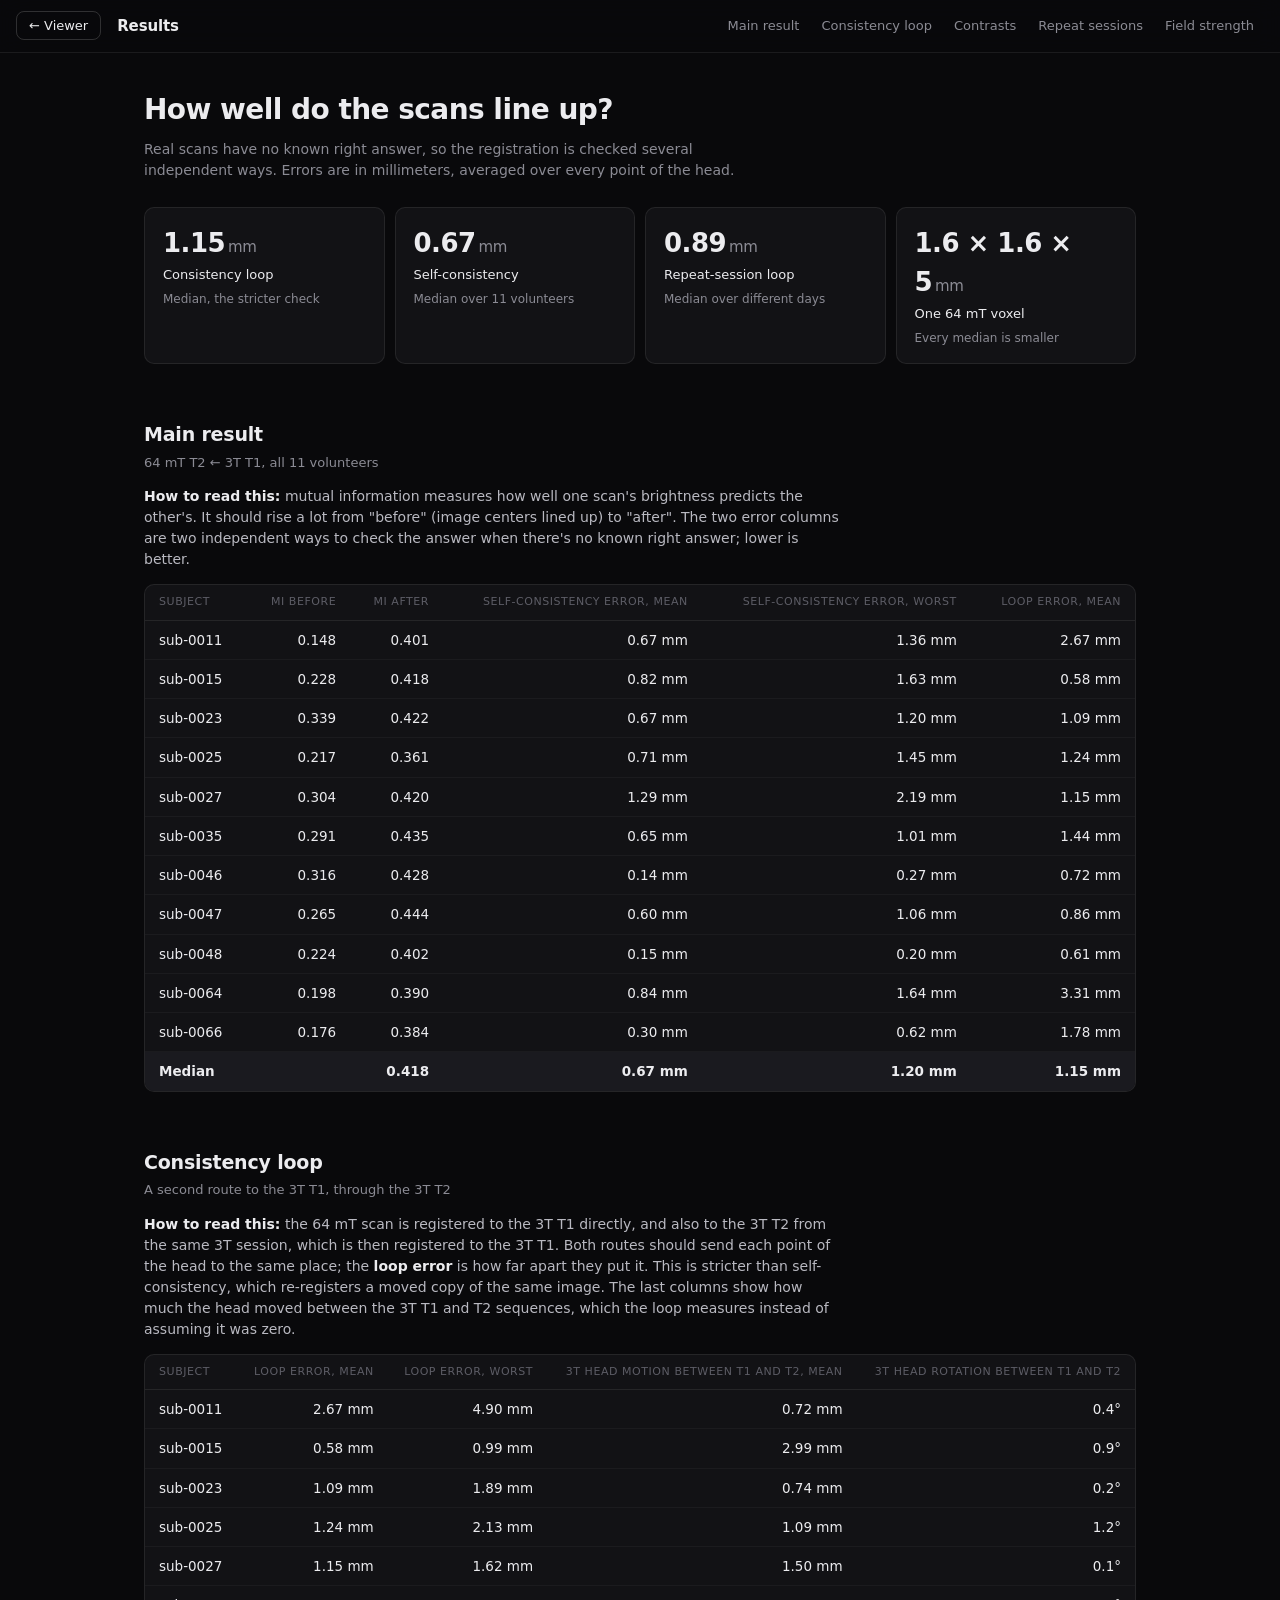
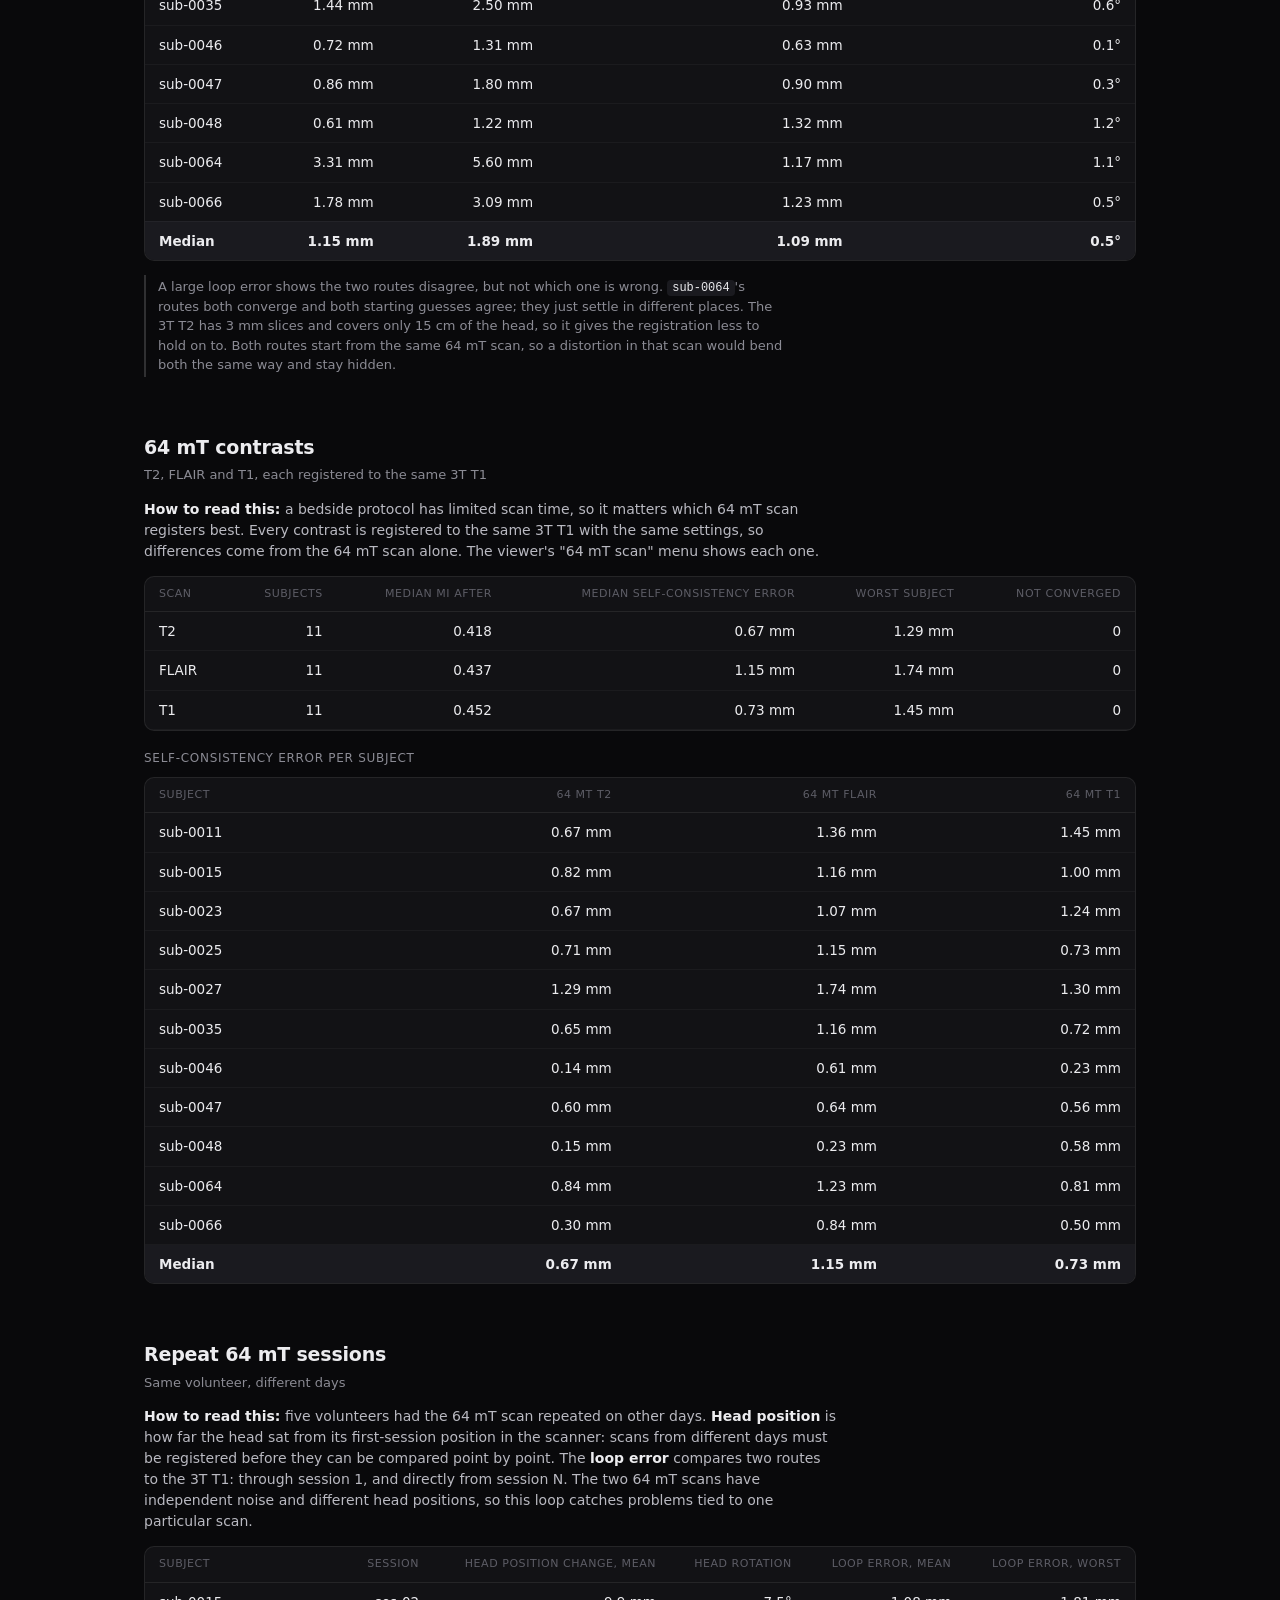
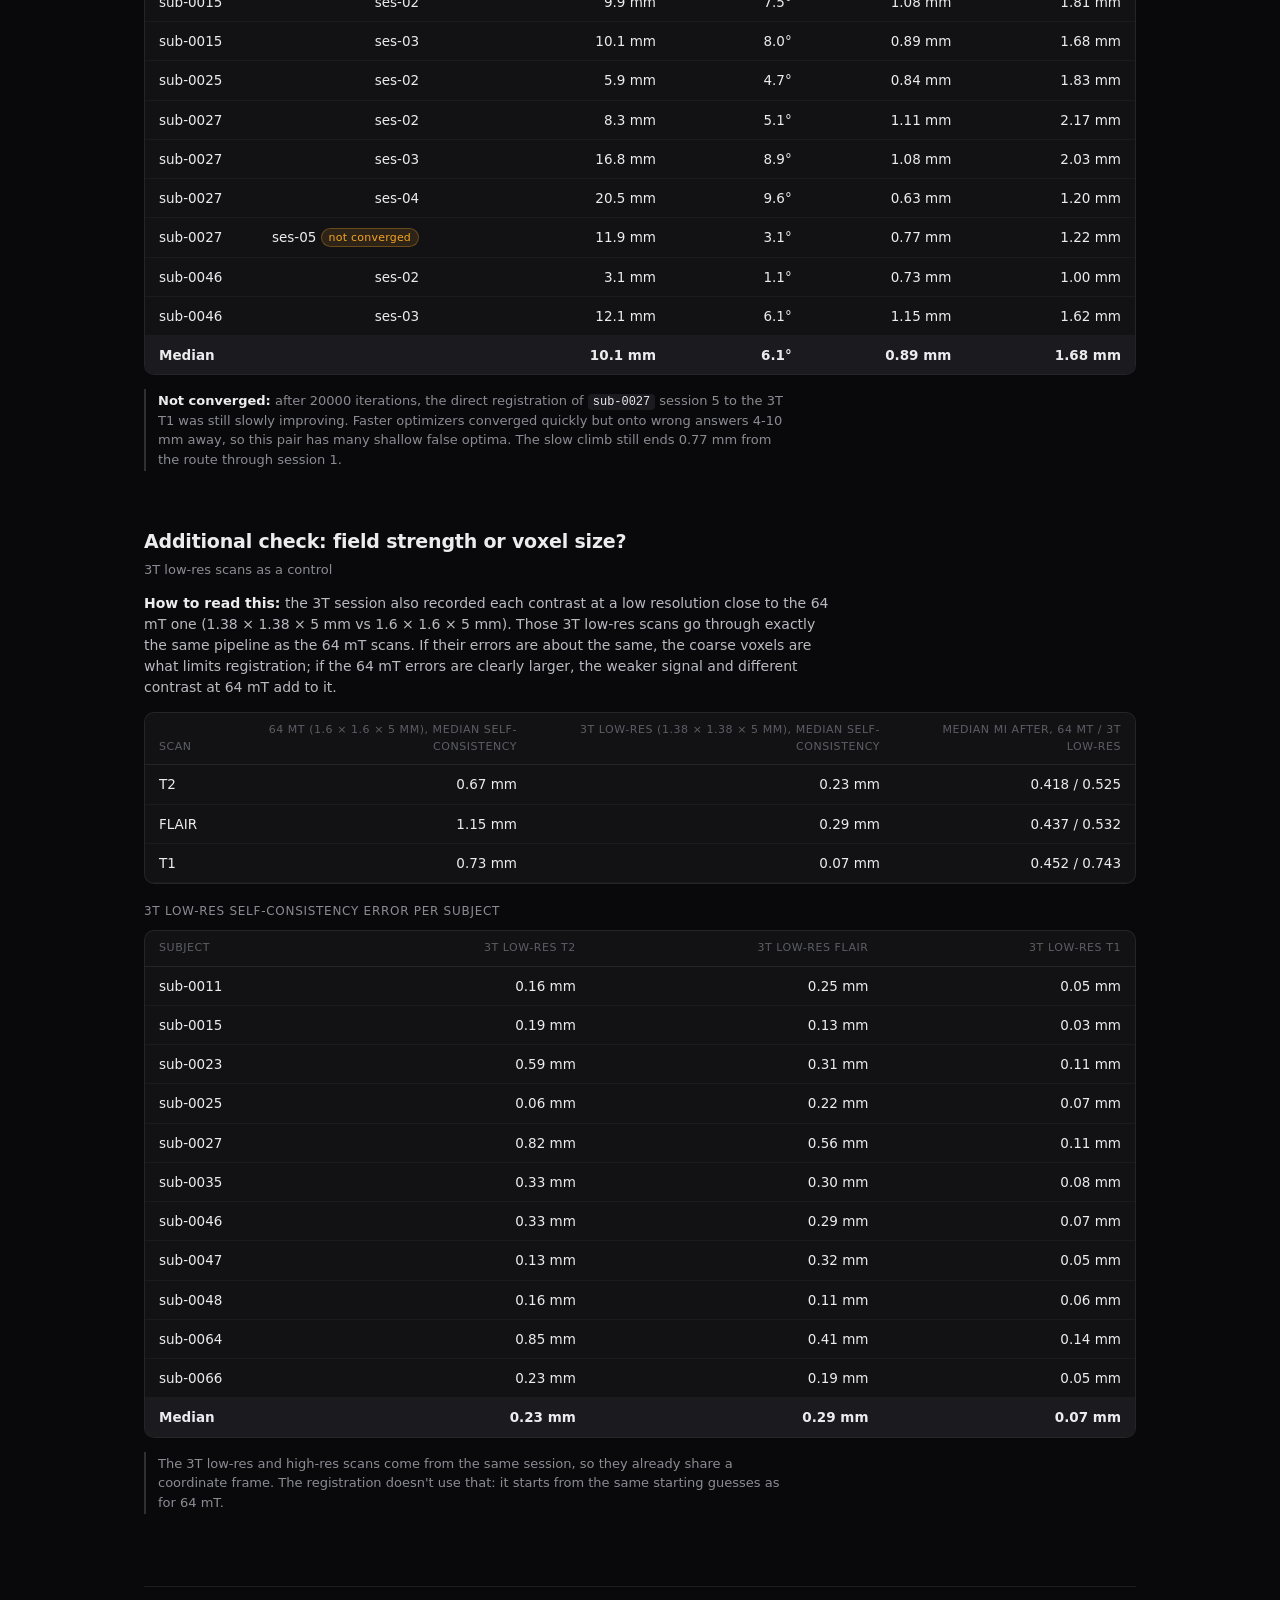
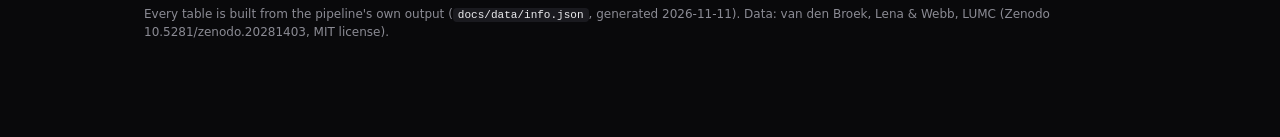
<file: docs/info.html>
<!DOCTYPE html>
<html lang="en">
<head>
<meta charset="utf-8">
<meta name="viewport" content="width=device-width, initial-scale=1">
<title>Results: 64 mT vs 3T MRI registration</title>
<link rel="stylesheet" href="style.css">
<style>
  html { scroll-behavior: smooth; scroll-padding-top: 76px; }
  .topbar { position: sticky; top: 0; z-index: 2; }
  nav { display: flex; flex-wrap: wrap; gap: 2px; }
  nav a { font-size: 13px; color: var(--muted); text-decoration: none; padding: 6px 10px;
          border-radius: 7px; transition: background 0.15s, color 0.15s; }
  nav a:hover { color: var(--text); background: var(--surface-2); }
  main { max-width: 1040px; margin: 0 auto; padding: 36px 24px 96px; }
  .intro h1 { font-size: 28px; font-weight: 600; letter-spacing: -0.02em; margin: 0 0 8px; }
  .intro p { color: var(--muted); max-width: 72ch; margin: 0; }
  .stats { display: grid; grid-template-columns: repeat(auto-fit, minmax(200px, 1fr)); gap: 10px;
           margin: 26px 0 8px; }
  .stat { border: 1px solid var(--line); border-radius: var(--radius); background: var(--surface);
          padding: 16px 18px; }
  .stat .value { font-size: 26px; font-weight: 600; letter-spacing: -0.02em;
                 font-variant-numeric: tabular-nums; }
  .stat .value small { font-size: 15px; font-weight: 500; color: var(--muted); margin-left: 3px; }
  .stat .name { font-size: 13px; margin-top: 2px; }
  .stat .hint { font-size: 12px; color: var(--muted); margin-top: 6px; }
  section { margin-top: 56px; }
  section > h2 { font-size: 19px; font-weight: 600; letter-spacing: -0.01em; margin: 0 0 4px; }
  section > .sub { font-size: 13px; color: var(--muted); margin: 0 0 14px; }
  p { max-width: 78ch; }
  .read { color: #b9b9c1; margin: 0 0 14px; }
  .read b { color: var(--text); font-weight: 600; }
  .note { font-size: 13px; color: var(--muted); border-left: 2px solid var(--line-strong);
          padding: 2px 0 2px 12px; margin: 14px 0 0; }
  .note b { color: var(--text); }
  .table-wrap { border: 1px solid var(--line); border-radius: var(--radius); overflow-x: auto;
                background: var(--surface); margin: 10px 0; }
  table { border-collapse: collapse; width: 100%; font-variant-numeric: tabular-nums; font-size: 13.5px; }
  th, td { padding: 9px 14px; text-align: right; white-space: nowrap; }
  th { font-size: 11px; font-weight: 500; letter-spacing: 0.05em; text-transform: uppercase;
       color: var(--faint); vertical-align: bottom; white-space: normal; border-bottom: 1px solid var(--line); }
  td { border-bottom: 1px solid rgba(255, 255, 255, 0.04); }
  th:first-child, td:first-child { text-align: left; }
  tbody tr:hover td { background: rgba(255, 255, 255, 0.025); }
  tr.median td { font-weight: 600; border-top: 1px solid var(--line-strong); border-bottom: 0;
                 background: var(--surface-2); }
  .caption { font-size: 12px; color: var(--muted); margin: 18px 0 0; text-transform: uppercase;
             letter-spacing: 0.06em; }
  .missing { color: var(--muted); font-style: italic; }
  footer.page { margin-top: 72px; padding-top: 18px; border-top: 1px solid var(--line);
                font-size: 12px; color: var(--muted); }
</style>
</head>
<body>
<header class="topbar">
  <a class="btn" href="index.html">← Viewer</a>
  <div class="brand"><b>Results</b><span>All results tables</span></div>
  <div class="spacer"></div>
  <nav>
    <a href="#main">Main result</a>
    <a href="#loop">Consistency loop</a>
    <a href="#contrasts">Contrasts</a>
    <a href="#sessions">Repeat sessions</a>
    <a href="#field">Field strength</a>
  </nav>
</header>

<main>
  <div class="intro">
    <h1>How well do the scans line up?</h1>
    <p id="headline">Real scans have no known right answer, so the registration is checked several
      independent ways. Errors are in millimeters, averaged over every point of the head.</p>
  </div>
  <div class="stats" id="stats"></div>

  <section id="main">
    <h2>Main result</h2>
    <p class="sub">64 mT T2 ← 3T T1, all 11 volunteers</p>
    <p class="read"><b>How to read this:</b> mutual information measures how well one scan's
      brightness predicts the other's. It should rise a lot from "before" (image centers lined
      up) to "after". The two error columns are two independent ways to check the answer when
      there's no known right answer; lower is better.</p>
    <div id="mainTable"></div>
  </section>

  <section id="loop">
    <h2>Consistency loop</h2>
    <p class="sub">A second route to the 3T T1, through the 3T T2</p>
    <p class="read"><b>How to read this:</b> the 64 mT scan is registered to the 3T T1 directly,
      and also to the 3T T2 from the same 3T session, which is then registered to the 3T T1.
      Both routes should send each point of the head to the same place; the <b>loop error</b>
      is how far apart they put it. This is stricter than self-consistency, which re-registers a
      moved copy of the same image. The last columns show how much the head moved between the
      3T T1 and T2 sequences, which the loop measures instead of assuming it was zero.</p>
    <div id="loopTable"></div>
    <p class="note">A large loop error shows the two routes disagree, but not which one is
      wrong. <code>sub-0064</code>'s routes both converge and both starting guesses agree; they
      just settle in different places. The 3T T2 has 3 mm slices and covers only 15 cm of the
      head, so it gives the registration less to hold on to. Both routes start from the same
      64 mT scan, so a distortion in that scan would bend both the same way and stay hidden.</p>
  </section>

  <section id="contrasts">
    <h2>64 mT contrasts</h2>
    <p class="sub">T2, FLAIR and T1, each registered to the same 3T T1</p>
    <p class="read"><b>How to read this:</b> a bedside protocol has limited scan time, so it
      matters which 64 mT scan registers best. Every contrast is registered to the same 3T T1
      with the same settings, so differences come from the 64 mT scan alone. The viewer's
      "64 mT scan" menu shows each one.</p>
    <div id="contrastSummary"></div>
    <div id="contrastTable"></div>
  </section>

  <section id="sessions">
    <h2>Repeat 64 mT sessions</h2>
    <p class="sub">Same volunteer, different days</p>
    <p class="read"><b>How to read this:</b> five volunteers had the 64 mT scan repeated on
      other days. <b>Head position</b> is how far the head sat from its first-session position in
      the scanner: scans from different days must be registered before they can be compared
      point by point. The <b>loop error</b> compares two routes to the 3T T1: through session 1,
      and directly from session N. The two 64 mT scans have independent noise and different head
      positions, so this loop catches problems tied to one particular scan.</p>
    <div id="sessionTable"></div>
    <p class="note" id="sessionNote"></p>
  </section>

  <section id="field">
    <h2>Additional check: field strength or voxel size?</h2>
    <p class="sub">3T low-res scans as a control</p>
    <p class="read"><b>How to read this:</b> the 3T session also recorded each contrast at a
      low resolution close to the 64 mT one (1.38 × 1.38 × 5 mm vs 1.6 × 1.6 × 5 mm). Those
      3T low-res scans go through exactly the same pipeline as the 64 mT scans. If their errors
      are about the same, the coarse voxels are what limits registration; if the 64 mT errors are
      clearly larger, the weaker signal and different contrast at 64 mT add to it.</p>
    <div id="fieldSummary"></div>
    <div id="fieldTable"></div>
    <p class="note">The 3T low-res and high-res scans come from the same session, so they
      already share a coordinate frame. The registration doesn't use that: it starts from the
      same starting guesses as for 64 mT.</p>
  </section>
  <footer class="page">Every table is built from the pipeline's own output
    (<code>docs/data/info.json</code>, generated <span id="generated"></span>).
    Data: van den Broek, Lena &amp; Webb, LUMC (Zenodo 10.5281/zenodo.20281403, MIT license).</footer>
</main>

<script>
const $ = (id) => document.getElementById(id);
const NAMES = { T2w: "T2", FLAIR: "FLAIR", T1w: "T1" };
const fmt = (v, d = 2) => (v == null ? "–" : Number(v).toFixed(d));
const median = (xs) => {
  const s = xs.filter((x) => x != null).sort((a, b) => a - b);
  if (!s.length) return null;
  const m = Math.floor(s.length / 2);
  return s.length % 2 ? s[m] : (s[m - 1] + s[m]) / 2;
};
const notConverged = '<span class="badge" title="The optimizer was still improving when it hit its iteration limit">not converged</span>';

// cols: [header, row => cell html, value for the median row (optional)]
function table(rows, cols, withMedian = true) {
  let h = "<table><thead><tr>" + cols.map((c) => `<th>${c[0]}</th>`).join("") + "</tr></thead><tbody>";
  for (const r of rows) h += "<tr>" + cols.map((c) => `<td>${c[1](r)}</td>`).join("") + "</tr>";
  if (withMedian) {
    h += '<tr class="median">' + cols.map((c, i) =>
      `<td>${i === 0 ? "Median" : c[2] ? medianCell(c[0], median(rows.map(c[2]))) : ""}</td>`).join("") + "</tr>";
  }
  return '<div class="table-wrap">' + h + "</tbody></table></div>";
}
// Median cells use the column's units: degrees, mutual information (no unit) or mm.
const medianCell = (header, v) =>
  /rotation/i.test(header) ? fmt(v, 1) + "°" : /\bMI\b/.test(header) ? fmt(v, 3)
  : /position/i.test(header) ? fmt(v, 1) + " mm" : fmt(v) + " mm";
const missing = (el, what) => { $(el).innerHTML = `<p class="missing">Not computed yet (run ${what}).</p>`; };

function contrastSummary(rows) {
  const cs = Object.keys(NAMES).filter((c) => rows.some((r) => r.contrast === c));
  return table(cs.map((c) => {
    const sel = rows.filter((r) => r.contrast === c);
    return { c, n: sel.length,
      mi: median(sel.map((r) => r.mi_after)),
      sc: median(sel.map((r) => r.self_consistency_mean_mm)),
      worst: Math.max(...sel.map((r) => r.self_consistency_mean_mm)),
      nc: sel.filter((r) => !r.converged).length };
  }), [
    ["Scan", (r) => NAMES[r.c]],
    ["Subjects", (r) => r.n],
    ["Median MI after", (r) => fmt(r.mi, 3)],
    ["Median self-consistency error", (r) => fmt(r.sc) + " mm"],
    ["Worst subject", (r) => fmt(r.worst) + " mm"],
    ["Not converged", (r) => (r.nc ? `<span class="badge">${r.nc}</span>` : "0")],
  ], false);
}

async function main() {
  const info = await (await fetch("data/info.json")).json();
  $("generated").textContent = info.generated;
  const regs = info.registrations ?? [];
  const t2 = regs.filter((r) => r.contrast === "T2w");
  const loop = Object.fromEntries((info.consistency_loop ?? []).map((r) => [r.subject, r]));

  // Headline numbers
  const scMed = median(t2.map((r) => r.self_consistency_mean_mm));
  const loopMed = median(Object.values(loop).map((r) => r.loop_mean_mm));
  const sessMed = median((info.repeat_sessions ?? []).map((r) => r.loop_mean_mm));
  const stat = (value, unit, name, hint) => value == null ? "" :
    `<div class="stat"><div class="value">${value}<small>${unit}</small></div>` +
    `<div class="name">${name}</div><div class="hint">${hint}</div></div>`;
  $("stats").innerHTML =
    stat(fmt(loopMed), "mm", "Consistency loop", "Median, the stricter check") +
    stat(fmt(scMed), "mm", "Self-consistency", `Median over ${t2.length} volunteers`) +
    stat(fmt(sessMed), "mm", "Repeat-session loop", "Median over different days") +
    stat("1.6 × 1.6 × 5", "mm", "One 64 mT voxel", "Every median is smaller");

  // Main table
  if (t2.length) {
    $("mainTable").innerHTML = table(t2, [
      ["Subject", (r) => r.subject + (r.converged ? "" : " " + notConverged)],
      ["MI before", (r) => fmt(r.mi_before, 3)],
      ["MI after", (r) => fmt(r.mi_after, 3), (r) => r.mi_after],
      ["Self-consistency error, mean", (r) => fmt(r.self_consistency_mean_mm) + " mm", (r) => r.self_consistency_mean_mm],
      ["Self-consistency error, worst", (r) => fmt(r.self_consistency_max_mm) + " mm", (r) => r.self_consistency_max_mm],
      ["Loop error, mean", (r) => (loop[r.subject] ? fmt(loop[r.subject].loop_mean_mm) + " mm" : "–"), (r) => loop[r.subject]?.loop_mean_mm],
    ]);
  } else missing("mainTable", "all_subjects.py");

  // Consistency loop
  if (info.consistency_loop) {
    $("loopTable").innerHTML = table(info.consistency_loop, [
      ["Subject", (r) => r.subject + (r.converged ? "" : " " + notConverged)],
      ["Loop error, mean", (r) => fmt(r.loop_mean_mm) + " mm", (r) => r.loop_mean_mm],
      ["Loop error, worst", (r) => fmt(r.loop_max_mm) + " mm", (r) => r.loop_max_mm],
      ["3T head motion between T1 and T2, mean", (r) => fmt(r.motion_3t_mean_mm) + " mm", (r) => r.motion_3t_mean_mm],
      ["3T head rotation between T1 and T2", (r) => fmt(r.motion_3t_rotation_deg, 1) + "°", (r) => r.motion_3t_rotation_deg],
    ]);
  } else missing("loopTable", "consistency_loop.py");

  // Contrasts
  if (regs.some((r) => r.contrast !== "T2w")) {
    $("contrastSummary").innerHTML = contrastSummary(regs);
    const subjects = [...new Set(regs.map((r) => r.subject))];
    const cs = Object.keys(NAMES);
    const get = (s, c) => regs.find((r) => r.subject === s && r.contrast === c);
    const cell = (x) => (x ? fmt(x.self_consistency_mean_mm) + " mm" + (x.converged ? "" : " " + notConverged) : "–");
    $("contrastTable").innerHTML = "<p class='caption'>Self-consistency error per subject</p>" +
      table(subjects.map((s) => ({ s })), [
        ["Subject", (r) => r.s],
        ...cs.map((c) => [`64 mT ${NAMES[c]}`, (r) => cell(get(r.s, c)), (r) => get(r.s, c)?.self_consistency_mean_mm]),
      ]);
  } else missing("contrastSummary", "all_subjects.py with all contrasts");

  // Repeat sessions
  if (info.repeat_sessions) {
    $("sessionTable").innerHTML = table(info.repeat_sessions, [
      ["Subject", (r) => r.subject],
      ["Session", (r) => r.session + (r.converged ? "" : " " + notConverged)],
      ["Head position change, mean", (r) => fmt(r.head_moved_mean_mm, 1) + " mm", (r) => r.head_moved_mean_mm],
      ["Head rotation", (r) => fmt(r.head_rotation_deg, 1) + "°", (r) => r.head_rotation_deg],
      ["Loop error, mean", (r) => fmt(r.loop_mean_mm) + " mm", (r) => r.loop_mean_mm],
      ["Loop error, worst", (r) => fmt(r.loop_max_mm) + " mm", (r) => r.loop_max_mm],
    ]);
    if (info.repeat_sessions.some((r) => !r.converged)) {
      $("sessionNote").innerHTML = "<b>Not converged:</b> after 20000 iterations, the direct registration of " +
        "<code>sub-0027</code> session 5 to the 3T T1 was still slowly improving. Faster optimizers converged " +
        "quickly but onto wrong answers 4-10 mm away, so this pair has many shallow false optima. The slow climb " +
        "still ends 0.77 mm from the route through session 1.";
    }
  } else missing("sessionTable", "repeat_sessions.py");

  // Field strength
  if (info.field_strength) {
    const fs = info.field_strength;
    const cs = Object.keys(NAMES).filter((c) => fs.some((r) => r.contrast === c));
    const med = (rows, c) => median(rows.filter((r) => r.contrast === c).map((r) => r.self_consistency_mean_mm));
    $("fieldSummary").innerHTML = table(cs.map((c) => ({ c })), [
      ["Scan", (r) => NAMES[r.c]],
      ["64 mT (1.6 × 1.6 × 5 mm), median self-consistency", (r) => fmt(med(regs, r.c)) + " mm"],
      ["3T low-res (1.38 × 1.38 × 5 mm), median self-consistency", (r) => fmt(med(fs, r.c)) + " mm"],
      ["Median MI after, 64 mT / 3T low-res", (r) =>
        fmt(median(regs.filter((x) => x.contrast === r.c).map((x) => x.mi_after)), 3) + " / " +
        fmt(median(fs.filter((x) => x.contrast === r.c).map((x) => x.mi_after)), 3)],
    ], false);
    const subjects = [...new Set(fs.map((r) => r.subject))];
    const get = (rows, s, c) => rows.find((r) => r.subject === s && r.contrast === c);
    const cell = (x) => (x ? fmt(x.self_consistency_mean_mm) + " mm" + (x.converged ? "" : " " + notConverged) : "–");
    $("fieldTable").innerHTML = "<p class='caption'>3T low-res self-consistency error per subject</p>" +
      table(subjects.map((s) => ({ s })), [
        ["Subject", (r) => r.s],
        ...cs.map((c) => [`3T low-res ${NAMES[c]}`, (r) => cell(get(fs, r.s, c)), (r) => get(fs, r.s, c)?.self_consistency_mean_mm]),
      ]);
  } else missing("fieldSummary", "field_strength.py");
}

main().catch((err) => {
  console.error(err);
  $("headline").textContent = "Couldn't load data/info.json. Serve this folder over HTTP " +
    "(python -m http.server -d docs 8000), don't open the file directly.";
});
</script>
</body>
</html>
</file>
<file: docs/style.css>
/* Shared look for the viewer (index.html) and the Results page (info.html):
   near-black surfaces, white accents, hairline borders. */
:root {
  --bg: #09090b;
  --surface: #121215;
  --surface-2: #1a1a1f;
  --line: rgba(255, 255, 255, 0.08);
  --line-strong: rgba(255, 255, 255, 0.16);
  --text: #ececef;
  --muted: #8b8b94;
  --faint: #5d5d66;
  --accent: #ffffff;
  --edge: #ffd400;      /* the 3T outlines in the viewer */
  --warn: #f5a524;
  --radius: 10px;
  --font: "Inter", ui-sans-serif, system-ui, -apple-system, "Segoe UI", sans-serif;
  --mono: ui-monospace, "SF Mono", Menlo, monospace;
}

* { box-sizing: border-box; }

html, body {
  margin: 0;
  background: var(--bg);
  color: var(--text);
  font: 14px/1.5 var(--font);
  -webkit-font-smoothing: antialiased;
}

a { color: var(--text); }
code { font: 0.92em var(--mono); color: var(--text); background: var(--surface-2);
       padding: 1px 5px; border-radius: 4px; }

/* ---- Top bar ---------------------------------------------------------------------------- */
.topbar {
  display: flex; flex-wrap: wrap; align-items: center; gap: 10px 16px;
  padding: 10px 16px;
  background: rgba(9, 9, 11, 0.82);
  backdrop-filter: blur(12px);
  -webkit-backdrop-filter: blur(12px);
  border-bottom: 1px solid var(--line);
}
.brand { display: flex; flex-direction: column; line-height: 1.2; margin-right: 6px; }
.brand b { font-size: 15px; font-weight: 600; letter-spacing: -0.01em; }
.brand span { font-size: 12px; color: var(--muted); }
.spacer { flex: 1; }
/* Keep the top bar on one line on laptop screens: drop the subtitle, then the small labels */
@media (max-width: 1640px) { .brand span { display: none; } }
@media (max-width: 1360px) { .topbar .field > label, .topbar .field > .label { display: none; } }

/* A labelled control: small caps label above or beside the control */
.field { display: flex; align-items: center; gap: 8px; }
.field > label, .field > .label {
  font-size: 11px; font-weight: 500; letter-spacing: 0.06em; text-transform: uppercase;
  color: var(--faint);
}

/* ---- Buttons ----------------------------------------------------------------------------- */
button, .btn {
  font: 500 13px/1 var(--font);
  color: var(--text);
  background: transparent;
  border: 1px solid var(--line-strong);
  border-radius: 8px;
  padding: 7px 12px;
  cursor: pointer;
  text-decoration: none;
  display: inline-flex; align-items: center; gap: 7px;
  transition: background 0.15s, border-color 0.15s, color 0.15s;
}
button:hover, .btn:hover { background: var(--surface-2); border-color: rgba(255, 255, 255, 0.28); }
button.on { background: var(--accent); border-color: var(--accent); color: #000; }
.btn.primary { background: var(--accent); border-color: var(--accent); color: #000; }
.btn.primary:hover { background: #dcdce0; }

/* Segmented control: buttons joined in one pill */
.segmented { display: inline-flex; padding: 3px; gap: 2px; border: 1px solid var(--line-strong);
             border-radius: 10px; background: var(--surface); }
.segmented button { border: 0; border-radius: 7px; padding: 6px 10px; color: var(--muted); }
.segmented button:hover { background: var(--surface-2); color: var(--text); }
.segmented button.on { background: var(--accent); color: #000; }

/* ---- Selects ----------------------------------------------------------------------------- */
select {
  appearance: none; -webkit-appearance: none;
  font: 500 13px/1 var(--font);
  color: var(--text);
  background: var(--surface) url("data:image/svg+xml,%3Csvg xmlns='http://www.w3.org/2000/svg' width='10' height='6' fill='none'%3E%3Cpath d='M1 1l4 4 4-4' stroke='%238b8b94' stroke-width='1.5' stroke-linecap='round' stroke-linejoin='round'/%3E%3C/svg%3E") no-repeat right 11px center;
  border: 1px solid var(--line-strong);
  border-radius: 8px;
  padding: 7px 30px 7px 11px;
  cursor: pointer;
  transition: border-color 0.15s;
}
select:hover { border-color: rgba(255, 255, 255, 0.28); }
select:disabled { opacity: 0.5; cursor: progress; }
option { background: var(--surface); color: var(--text); }
option:disabled { color: var(--faint); }

:focus-visible { outline: 2px solid var(--accent); outline-offset: 2px; }

/* ---- Small pieces ------------------------------------------------------------------------ */
.kbd { font: 11px var(--mono); color: var(--muted); border: 1px solid var(--line-strong);
       border-bottom-width: 2px; border-radius: 4px; padding: 0 5px; }
.swatch { width: 14px; height: 2px; background: var(--edge); border-radius: 1px; display: inline-block; }
.badge { display: inline-block; font: 500 11px/1 var(--font); letter-spacing: 0.02em;
         padding: 3px 7px; border-radius: 999px; vertical-align: 1px;
         color: var(--warn); background: rgba(245, 165, 36, 0.12); border: 1px solid rgba(245, 165, 36, 0.3); }
</file>
